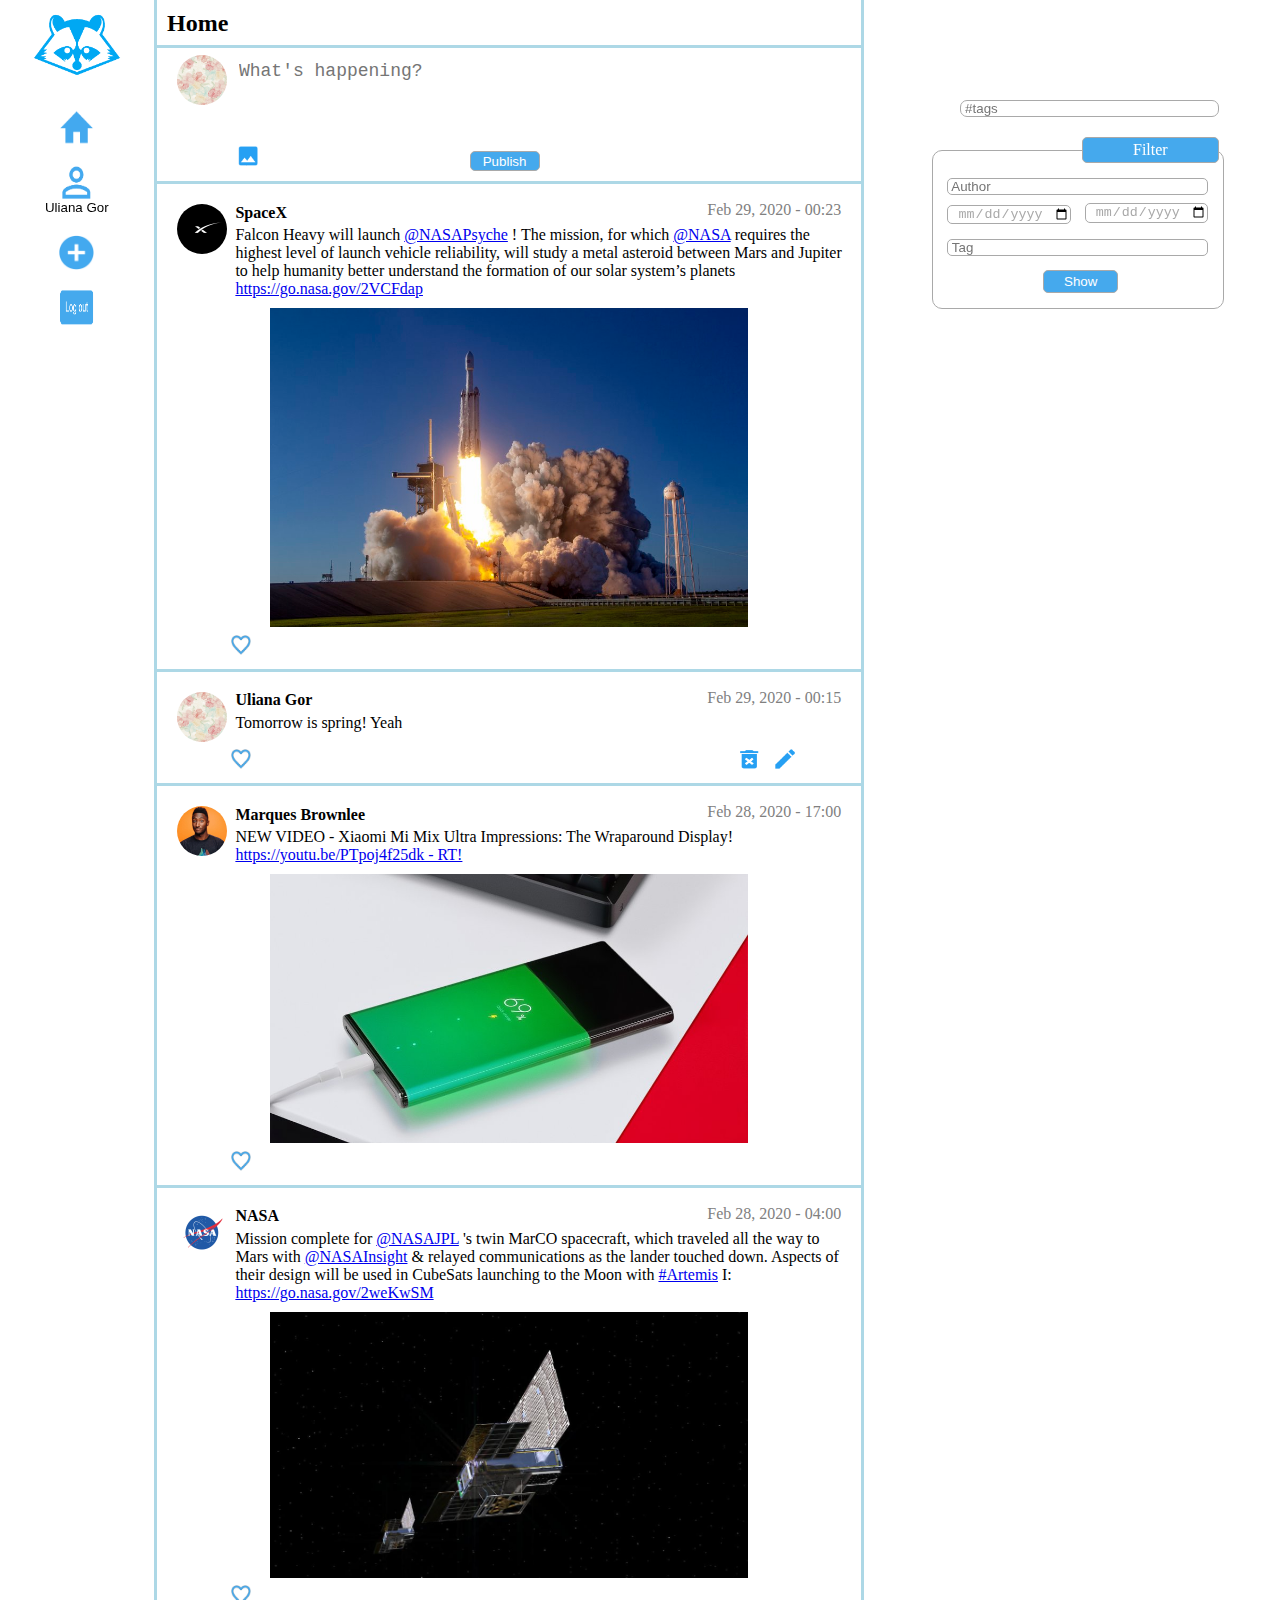
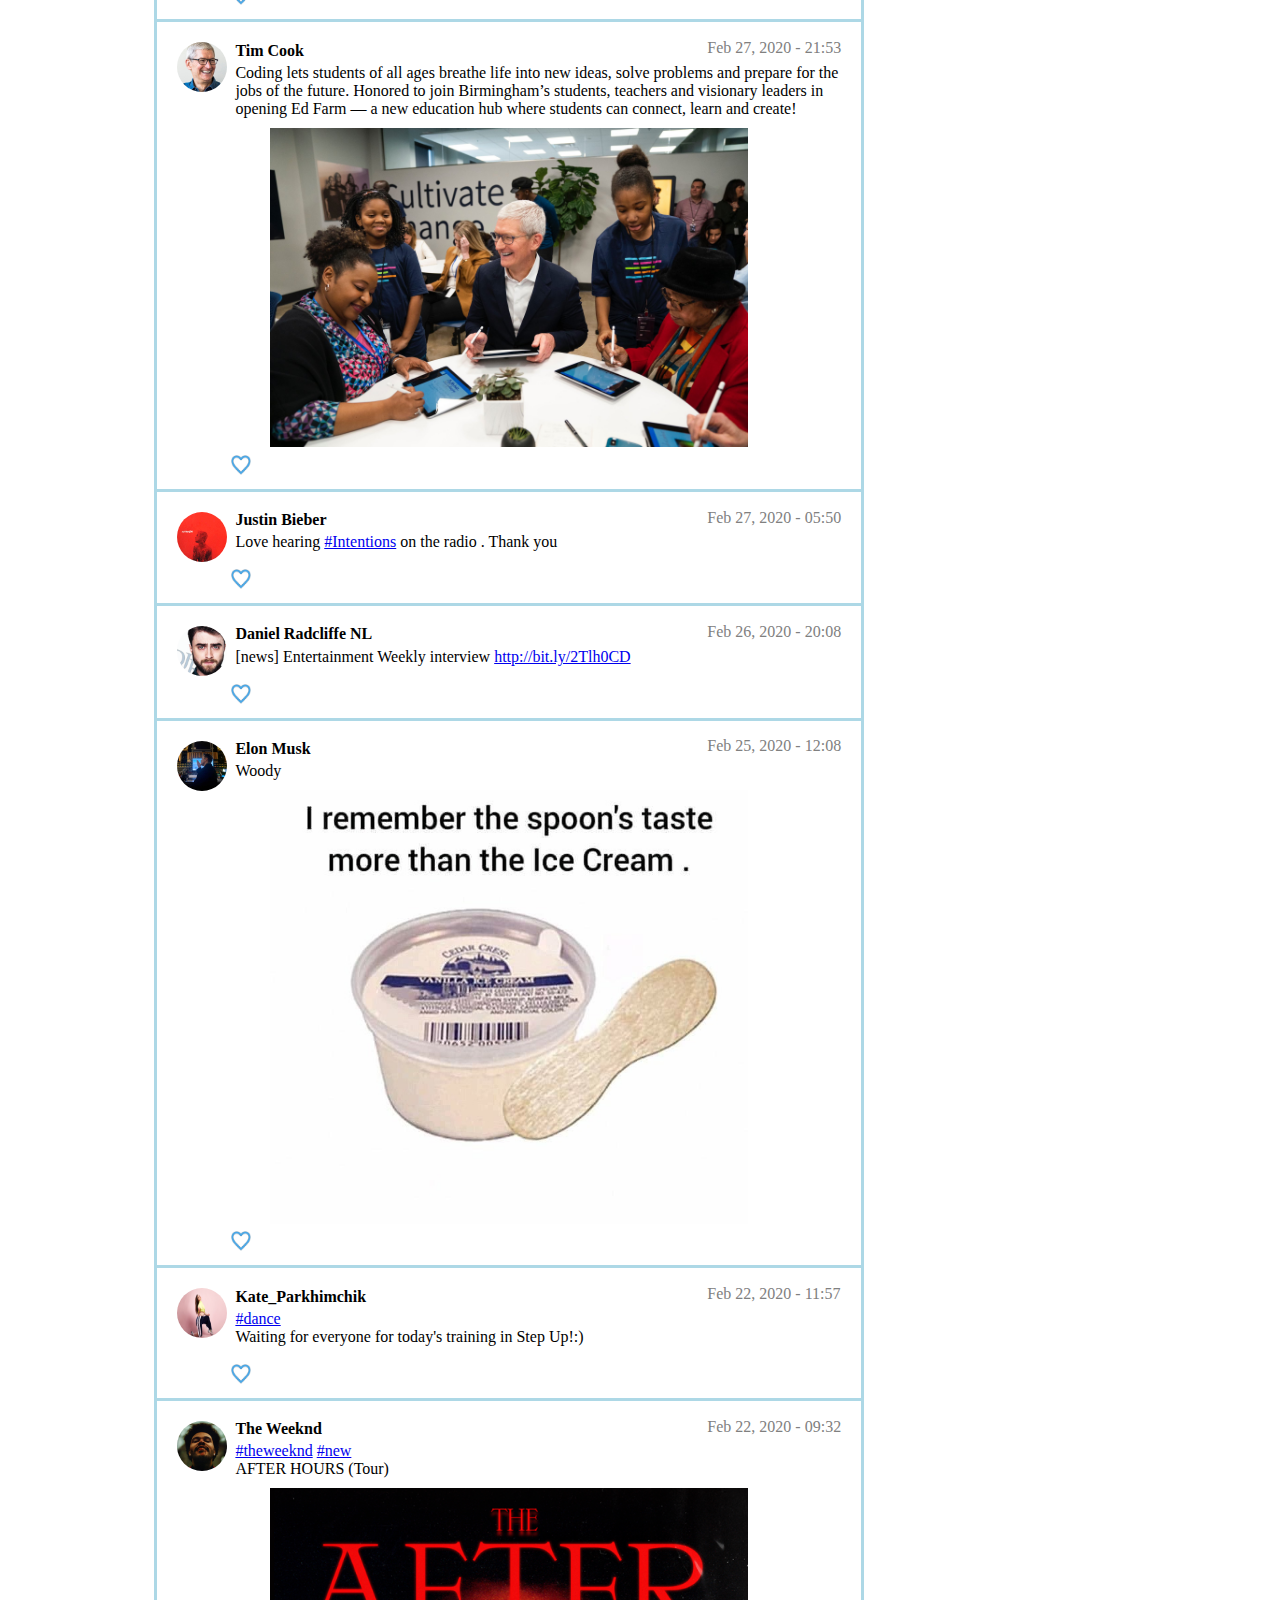
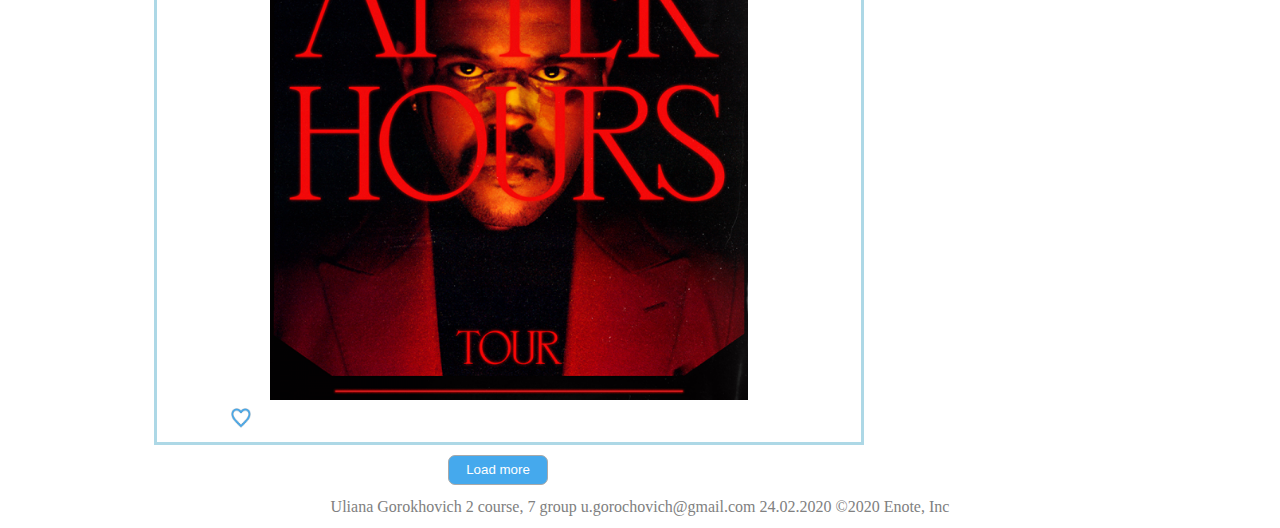
<file: task3/index.html>
<!DOCTYPE html>
<html lang="en">
<head>
    <meta charset="UTF-8">
    <link rel="stylesheet" href="styles.css">
    <title>Enote</title>
    <link rel="shortcut icon" href="/images/Raccoon-ico.png" type="image/png">
</head>

<body>

<nav class="left-column">
    <img class="image-enote" src="images/enote.png" alt="enote">
    <ul>
        <li> <button class="button-image"><img class="image-left-column" src="images/button-home.png" alt="home"></button></li>
        <li><button class="button-image"><img class="image-left-column" src="images/button-profile.png" alt="home">Uliana Gor</button></li>
        <li><button class="button-image"><img class="image-left-column" src="images/button-add.png" alt="home"></button></li>
        <li><button class="button-image"><img class="image-left-column" src="images/button-login.png" alt="home" ></button></li>
    </ul>
</nav>

<div class="right-column">
    <div>
        <form>
            <input class="search" type="search" maxlength="25" size="30" placeholder=" #tags">
        </form>
    </div>

    <div class="filter">
        <form>
            <fieldset>
                <legend>Filter</legend>
                <p><input class="author" maxlength="25" size="30" type="search" placeholder=" Author"></p>
                   <div>
                       <p><input class="date-from" type="date"></p>
                   </div>
                   <div>
                       <p><input class="date-to" type="date"></p>
                   </div>
                <p><input class="tag" maxlength="25" size="30" type="search" placeholder=" Tag"></p>
                <button class="button-show">Show</button>
            </fieldset>

        </form>
    </div>
</div>

<main class="central">
    <h2 class="block-home">Home</h2>

    <div class="block-publish">
        <form>
            <div>
                <img class="user-photo margin-left-image" src="images/User photo.jpg" alt="user-photo">
            </div>

            <div class="publish-text">
                <label>
                    <textarea class="textarea-publish-text" placeholder="What's happening?" maxlength="280"></textarea>
                </label>
            </div>

            <div>
                <button class="button-picture"><img class="add-picture" src="images/picture-blue.png" alt="picture" /> </button>
                <button class="button-publish">Publish</button>
            </div>
        </form>
    </div>

    <article class="block-post">
            <img class="user-photo margin-left-image" src="images/SpaceX.jpg" alt="SpaceX">
            <div class="user-name"><h4>SpaceX</h4></div>
            <div class="date"><p>Feb 29, 2020 - 00:23</p></div>
            <div class="text">
                Falcon Heavy will launch
                <a href="URL">@NASAPsyche</a>
                ! The mission, for which
                <a href="URL">@NASA</a>
                requires the highest level of launch vehicle reliability, will study a metal
                asteroid between Mars and Jupiter to help humanity better understand the formation of
                our solar system’s planets <a href="URL">https://go.nasa.gov/2VCFdap</a>
            </div>
            <img class="image-post" src="images/SpaceX picture.jpg" alt="SpaceX">
            <div><button class="button-like"><img class="add-picture" src="images/like.png" alt="like"></button></div>
    </article>

    <article class="block-post">
            <img class="user-photo margin-left-image" src="images/User photo.jpg" alt="User photo">
            <div class="user-name"><h4>Uliana Gor</h4></div>
            <div class="date"><p>Feb 29, 2020 - 00:15</p></div>
            <div class="text">
                <p></p>
                Tomorrow is spring! Yeah
            </div>
            <div>
                <button class="button-like"><img class="add-picture" src="images/like.png" alt="like"></button>
                <button class="button-delete"><img class="add-picture" src="images/delete.png" alt="delete"></button>
                <button class="button-edit"><img class="add-picture" src="images/edit.png" alt="edit"></button>
            </div>
    </article>

    <article class="block-post">
            <img class="user-photo margin-left-image" src="images/Marques Brownlee.jpg" alt="Marques Brownlee">
            <div class="user-name"><h4>Marques Brownlee</h4></div>
            <div class="date"><p>Feb 28, 2020 - 17:00</p></div>
            <div class="text">
                NEW VIDEO - Xiaomi Mi Mix Ultra Impressions: The Wraparound Display! <a href="URL">https://youtu.be/PTpoj4f25dk - RT!</a>
            </div>
            <img class="image-post" src="images/Marques Brownlee Xiaomi.jpg" alt="Marques Brownlee Xiaomi">
            <div><button class="button-like"><img class="add-picture" src="images/like.png" alt="like"></button></div>
    </article>

    <article class="block-post">
            <img class="user-photo margin-left-image" src="images/NASA.jpg" alt="NASA">
            <div class="user-name"><h4>NASA</h4></div>
            <div class="date"><p>Feb 28, 2020 - 04:00</p></div>
            <div class="text">
                Mission complete for
                <a href="URL">@NASAJPL</a>
                's twin MarCO spacecraft, which traveled all the way to Mars with
                <a href="URL">@NASAInsight</a>
                & relayed communications as the lander touched down. Aspects of their design will be used in CubeSats launching to the Moon with <a href="URL">#Artemis</a> I: <a href="URL">https://go.nasa.gov/2weKwSM</a>
            </div>
            <img class="image-post" src="images/NASA picture.jpg" alt="NASA">
            <div><button class="button-like"><img class="add-picture" src="images/like.png" alt="like"></button></div>
    </article>

    <article class="block-post">
            <img class="user-photo margin-left-image" src="images/Tim Cook.jpg" alt="Tim Cook">
            <div class="user-name"><h4>Tim Cook</h4></div>
            <div class="date"><p>Feb 27, 2020 - 21:53</p></div>
            <div class="text">
                Coding lets students of all ages breathe life into new ideas, solve problems and
                prepare for the jobs of the future. Honored to join Birmingham’s students, teachers and
                visionary leaders in opening Ed Farm — a new education hub where students can connect,
                learn and create!
            </div>
            <img class="image-post" src="images/Tim Cook picture.jpg" alt="Tim Cook picture">
            <div><button class="button-like"><img class="add-picture" src="images/like.png" alt="like"></button></div>
    </article>

    <article class="block-post">
            <img class="user-photo margin-left-image" src="images/Justin Bieber.jpg" alt="Justin Bieber">
            <div class="user-name"><h4>Justin Bieber</h4></div>
            <div class="date"><p>Feb 27, 2020 - 05:50</p></div>
            <div class="text">
                <p></p>
                Love hearing <a href="URL">#Intentions</a> on the radio . Thank you
            </div>
            <div><button class="button-like"><img class="add-picture" src="images/like.png" alt="like"></button></div>
    </article>

    <article class="block-post">
            <img class="user-photo margin-left-image" src="images/Daniel Radcliffe NL.png" alt="Daniel Radcliffe NL">
            <div class="user-name"><h4>Daniel Radcliffe NL</h4></div>
            <div class="date"><p>Feb 26, 2020 - 20:08</p></div>
            <div class="text">
                <p></p>
                [news] Entertainment Weekly interview <a href="URL">http://bit.ly/2Tlh0CD</a>
            </div>
            <div><button class="button-like"><img class="add-picture" src="images/like.png" alt="like"></button></div>
    </article>

    <article class="block-post">
            <img class="user-photo margin-left-image" src="images/Elon Musk.jpg" alt="Elon Musk">
            <div class="user-name"><h4>Elon Musk</h4></div>
            <div class="date"><p>Feb 25, 2020 - 12:08</p></div>
            <div class="text">
                Woody
            </div>
            <img class="image-post" src="images/ice-cream-elon-musk.jpg" alt="Elon Musk Ice-Cream">
            <div><button class="button-like"><img class="add-picture" src="images/like.png" alt="like"></button></div>
    </article>

    <article class="block-post">
            <img class="user-photo margin-left-image" src="images/Kate Parkhimchik.jpg" alt="Kate Parkhimchik">
            <div class="user-name"><h4>Kate_Parkhimchik</h4></div>
            <div class="date"><p>Feb 22, 2020 - 11:57</p></div>
            <div class="text">
                <a href="URL">#dance</a>
                <p></p>
                Waiting for everyone for today's training in Step Up!:)
            </div>
            <div><button class="button-like"><img class="add-picture" src="images/like.png" alt="like"></button></div>
    </article>

    <article class="block-post">
            <img class="user-photo margin-left-image" src="images/The Weeknd.jpg" alt="The Weeknd">
            <div class="user-name"><h4>The Weeknd</h4></div>
            <div class="date"><p>Feb 22, 2020 - 09:32</p></div>
            <div class="text">
                <a href="URL">#theweeknd</a> <a href="URL">#new</a>
                <p></p>
                AFTER HOURS (Tour)
            </div>
            <img class="image-post" src="images/afterhours.png" alt="The Weeknd Poster">
            <div><button class="button-like"><img class="add-picture" src="images/like.png" alt="like"></button></div>
    </article>
</main>
<div class="load-more"><button class="button-load-more">Load more</button></div>

<footer class="footer">
    <p>Uliana Gorokhovich 2 course, 7 group u.gorochovich@gmail.com 24.02.2020 ©2020 Enote, Inc</p>
</footer>



</body>
</html>
</file>
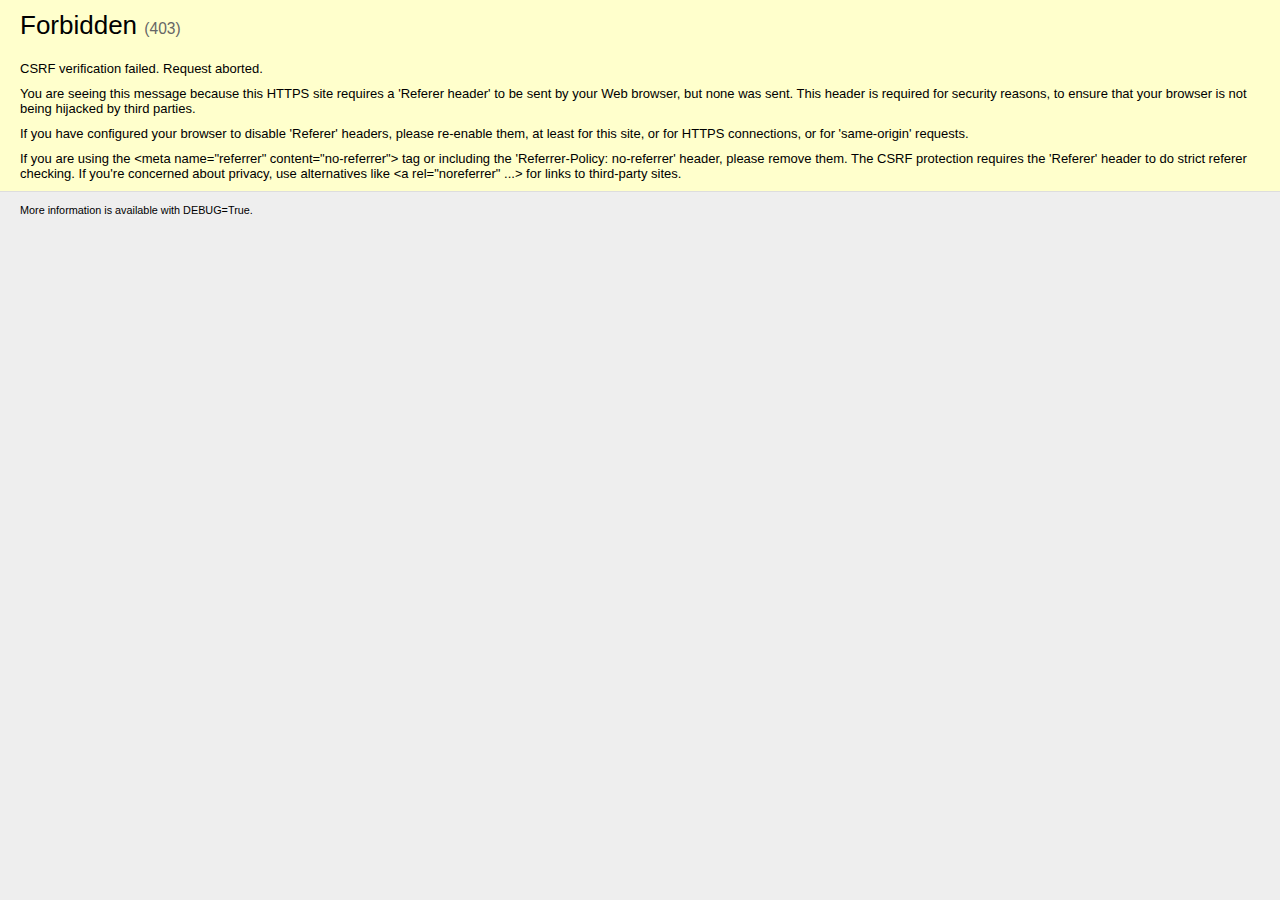
<file: task4/API_deckofcardsapi/post2.html>
<!DOCTYPE html>
<html lang="en">
<head>
  <meta http-equiv="content-type" content="text/html; charset=utf-8">
  <meta name="robots" content="NONE,NOARCHIVE">
  <title>403 Forbidden</title>
  <style type="text/css">
    html * { padding:0; margin:0; }
    body * { padding:10px 20px; }
    body * * { padding:0; }
    body { font:small sans-serif; background:#eee; color:#000; }
    body>div { border-bottom:1px solid #ddd; }
    h1 { font-weight:normal; margin-bottom:.4em; }
    h1 span { font-size:60%; color:#666; font-weight:normal; }
    #info { background:#f6f6f6; }
    #info ul { margin: 0.5em 4em; }
    #info p, #summary p { padding-top:10px; }
    #summary { background: #ffc; }
    #explanation { background:#eee; border-bottom: 0px none; }
  </style>
</head>
<body>
<div id="summary">
  <h1>Forbidden <span>(403)</span></h1>
  <p>CSRF verification failed. Request aborted.</p>

  <p>You are seeing this message because this HTTPS site requires a &#39;Referer header&#39; to be sent by your Web browser, but none was sent. This header is required for security reasons, to ensure that your browser is not being hijacked by third parties.</p>
  <p>If you have configured your browser to disable &#39;Referer&#39; headers, please re-enable them, at least for this site, or for HTTPS connections, or for &#39;same-origin&#39; requests.</p>
  <p>If you are using the &lt;meta name=&quot;referrer&quot; content=&quot;no-referrer&quot;&gt; tag or including the &#39;Referrer-Policy: no-referrer&#39; header, please remove them. The CSRF protection requires the &#39;Referer&#39; header to do strict referer checking. If you&#39;re concerned about privacy, use alternatives like &lt;a rel=&quot;noreferrer&quot; ...&gt; for links to third-party sites.</p>


</div>

<div id="explanation">
  <p><small>More information is available with DEBUG=True.</small></p>
</div>

</body>
</html>
</file>
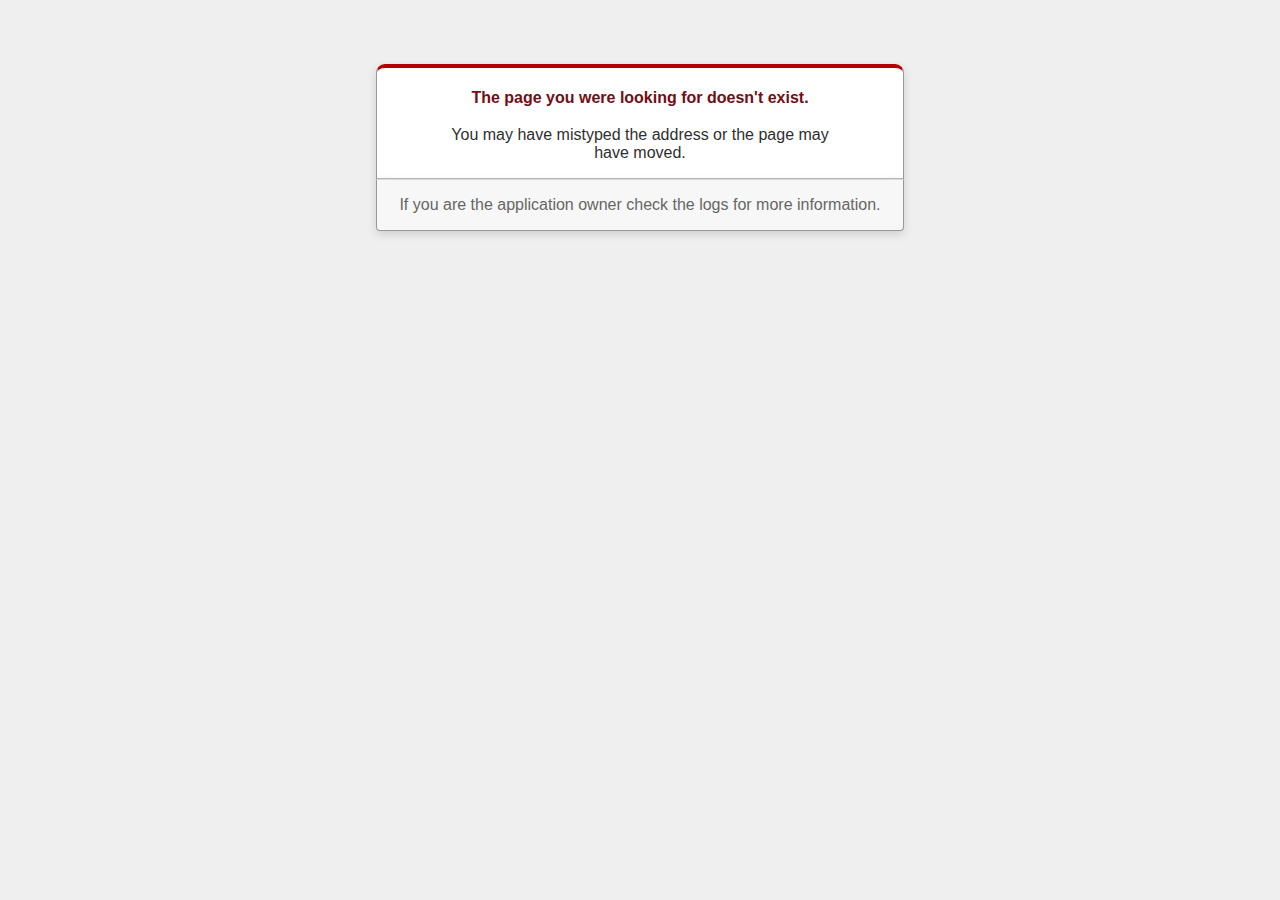
<file: task4/API_onWater/post3.html>
<!DOCTYPE html>
<html>
<head>
  <title>The page you were looking for doesn't exist (404)</title>
  <meta name="viewport" content="width=device-width,initial-scale=1">
  <style>
  body {
    background-color: #EFEFEF;
    color: #2E2F30;
    text-align: center;
    font-family: arial, sans-serif;
    margin: 0;
  }

  div.dialog {
    width: 95%;
    max-width: 33em;
    margin: 4em auto 0;
  }

  div.dialog > div {
    border: 1px solid #CCC;
    border-right-color: #999;
    border-left-color: #999;
    border-bottom-color: #BBB;
    border-top: #B00100 solid 4px;
    border-top-left-radius: 9px;
    border-top-right-radius: 9px;
    background-color: white;
    padding: 7px 12% 0;
    box-shadow: 0 3px 8px rgba(50, 50, 50, 0.17);
  }

  h1 {
    font-size: 100%;
    color: #730E15;
    line-height: 1.5em;
  }

  div.dialog > p {
    margin: 0 0 1em;
    padding: 1em;
    background-color: #F7F7F7;
    border: 1px solid #CCC;
    border-right-color: #999;
    border-left-color: #999;
    border-bottom-color: #999;
    border-bottom-left-radius: 4px;
    border-bottom-right-radius: 4px;
    border-top-color: #DADADA;
    color: #666;
    box-shadow: 0 3px 8px rgba(50, 50, 50, 0.17);
  }
  </style>
</head>

<body>
  <!-- This file lives in public/404.html -->
  <div class="dialog">
    <div>
      <h1>The page you were looking for doesn't exist.</h1>
      <p>You may have mistyped the address or the page may have moved.</p>
    </div>
    <p>If you are the application owner check the logs for more information.</p>
  </div>
</body>
</html>
</file>
<file: task3/styles.css>
* {
    margin: 0;
    padding: 0;
}

.user-photo {
    width: 50px;
    height: 50px;
    border-radius: 50%;
}
.image-left-column {
    margin-right: auto;
    margin-left: auto;
    display: block;
    border-radius: 5%;
    width: 35px;
    height: 35px;
}
.image-post {
    width: 70%;
    height: 70%;
    margin-right: auto;
    margin-left: auto;
    display: block;
}
.image-enote {
    width: 90px;
    height: 90px;
    margin-right: auto;
    margin-left: auto;
    display: block;
}
.margin-left-image {
    margin-left: 1.5%;
}
.margin-Top {
    margin-top: 20px;
}
.button-image {
    border: none;
    background-color: white;
    margin: 20px auto;
    display: block;
}
.central {
    width: 55%;
    height: auto;
    border-left: 3px solid lightblue;
    border-right: 3px solid lightblue;
    margin-left: 154px;
}
.block-home {
    position: sticky;
    top: 0px;
    background: white;
    height: 25px;
    border-bottom: 3px solid lightblue;
    padding: 10px;
}
.block-publish {
    height: auto;
    border-bottom: 3px solid lightblue;
    padding: 10px;
    margin: -3px 0px 10px 0px;
}
.block-post {
    height: auto;
    border-bottom: 3px solid lightblue;
    padding: 10px;
    margin: 3px 0px 10px 0px;
}
.publish-text {
    width: auto;
    margin: 0% 5% 0% 7%;
}
.textarea-publish-text {
    font-size: 18px;
    border: none;
    resize: none;
    width: 100%;
    height: 80px;
    margin: -8% 0% 0% 4%;
}

/*#username {*/
/*    margin-left: 70px;*/
/*    margin-top: -50px;*/
/*}*/
.user-name {
    margin: -8% 0% 0% 10%;
}
.date {
    color: gray;
    margin: -3% 0% 0% 79%;
}
.text {
    margin: 1% 5px 10px 10%;
}
.right-column {
    position: fixed;
    right: 0px;
    width: 32%;
    height: 85%;
}
.left-column {
    position: fixed;
    width: 12%;
    height: 85%;
    float: left;
}
.search {
    border: 1px solid darkgray;
    border-radius: 7px;
    margin: 100px 0px 0px 90px;
}
.filter {
    margin: 5% 0% 0% 15%;
}

fieldset{
    border: 1px solid darkgray;
    border-radius: 10px;
    width: 290px;
}
legend {
    background-color: #45a9ed;
    color: #fff;
    padding: 3px 50px;
    margin-left: 25%;
    border-radius: 5px;
    border: 1px solid darkgray;
    text-align: center;
}
.button-show {
    border: 1px solid darkgray;
    background: #45a9ed;
    color: white;
    margin: 5% 38%;
    text-align: center;
    padding: 3px 20px;
    border-radius: 5px;
}
.author {
    margin: 5% 0% 0% 5%;
    width: 90%;
    border-radius: 5px;
    border: 0.5px solid darkgray;
}

.date-from {
    width: 42%;
    margin: 10px 0px 0px 5%;
    border: 0.5px solid darkgray;
    border-radius: 5px;
    color: darkgray;
    text-align: center;
}
.date-to {
    width: 42%;
    margin: -21px 5% 0px 0px;
    float: right;
    border: 0.5px solid darkgray;
    border-radius: 5px;
    color: darkgray;
    text-align: center;
}
.tag {
    margin: 5% 0% 0% 5%;
    width: 90%;
    border-radius: 5px;
    border: 0.5px solid darkgray;
}
.button-picture {
    background-color: white;
    border: none;
    margin-left: 10%;
    width: 25px;
    height: 25px;
}
.add-picture {
    width: 20px;
    height: 20px;
}
.button-publish {
    border: 1px solid darkgray;
    background: #45a9ed;
    color: white;
    width: 70px;
    height: 20px;
    margin-left: 30%;
    border-radius: 5px;
}
.button-like {
    background-color: white;
    border: none;
    margin: 1% 0% 0% 9%;
    width: 25px;
    height: 25px;
}

.button-delete{
    background-color: white;
    border: none;
    margin: 1% 0% 0% 70%;
    width: 25px;
    height: 25px;
}

.button-edit{
    background-color: white;
    border: none;
    margin: 1% 0% 0% 1%;
    width: 25px;
    height: 25px;
}

.button-load-more{
    border: 1px solid darkgray;
    margin-left: 35%;
    width: 100px;
    height: 30px;
    background: #45a9ed;
    color: white;
    border-radius: 7px;
}
.footer {
    flex: 0 0 auto;
    width: 100%;
    margin: 1% 0% 1% 0%;
    text-align: center;
    color: gray;
}
</file>
